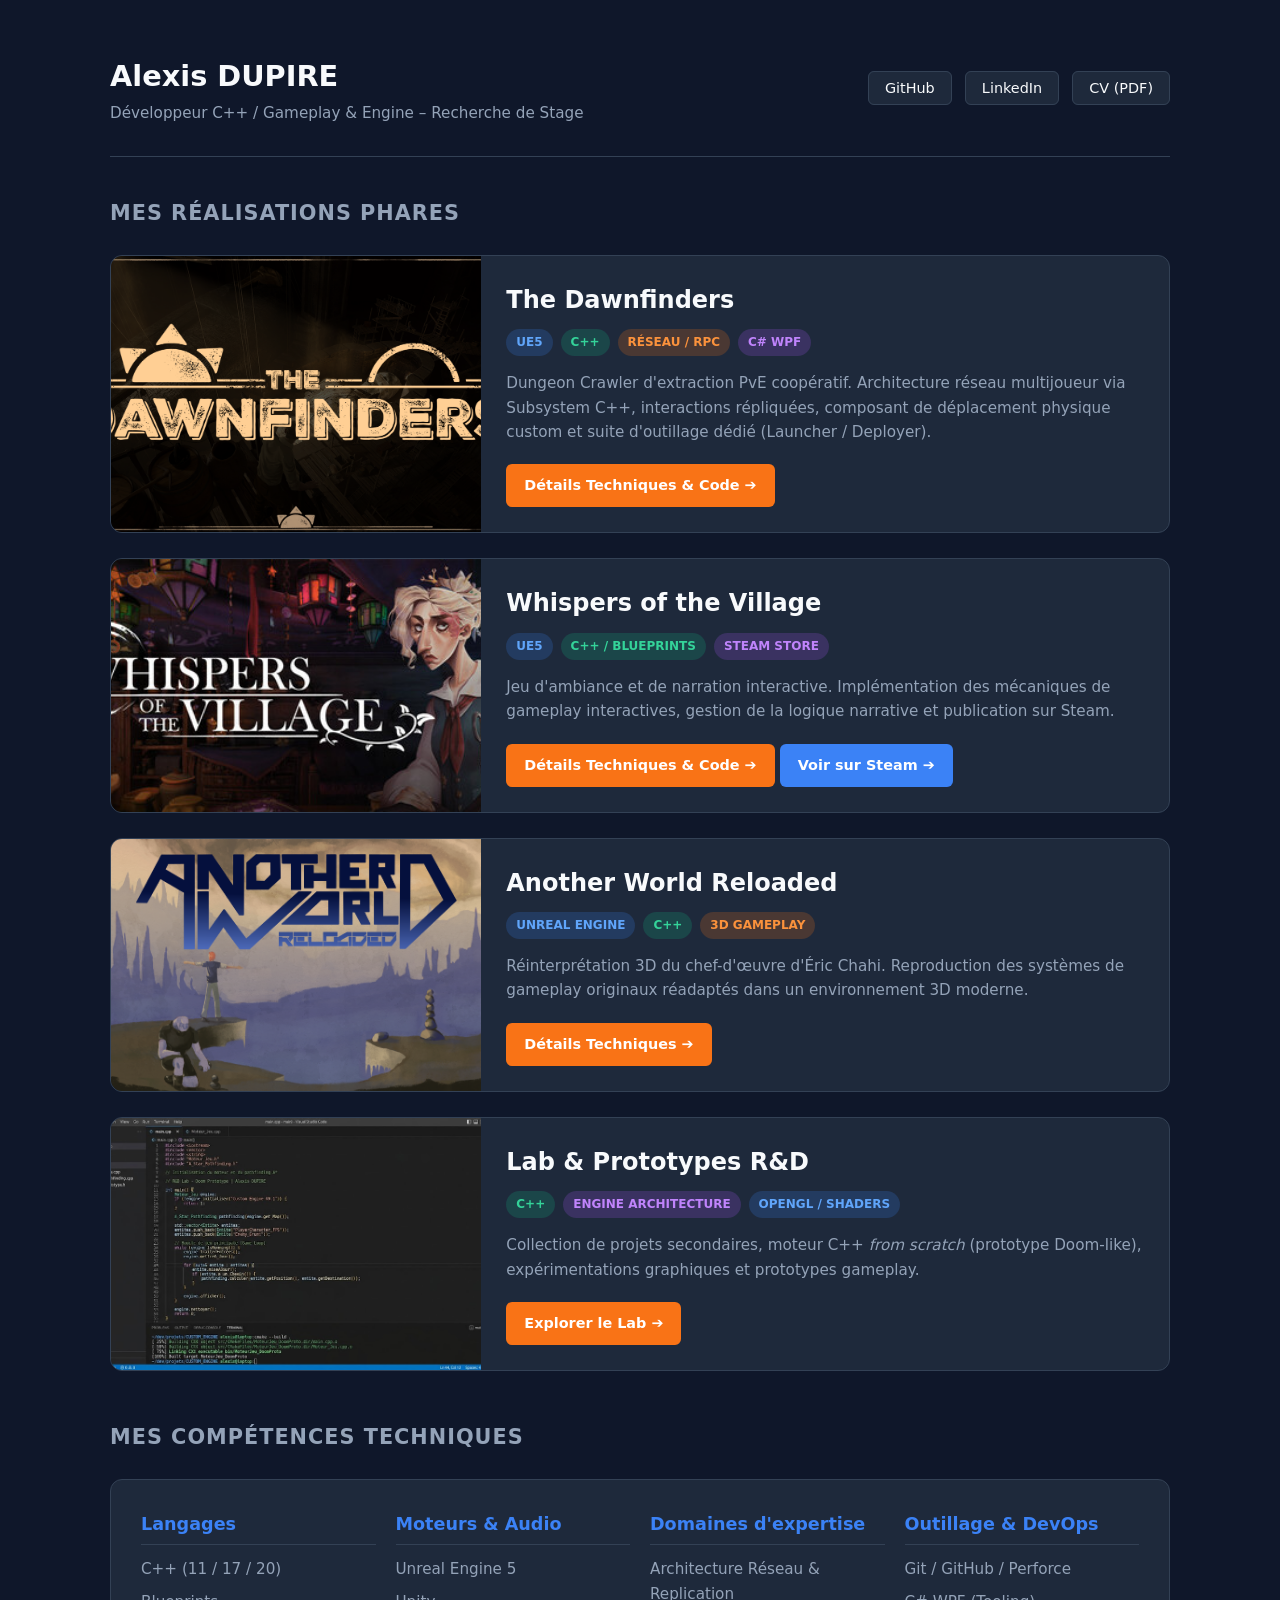
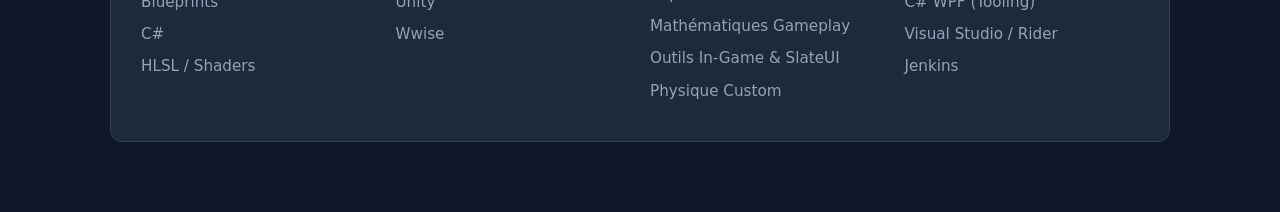
<file: index.html>
<!DOCTYPE html>
<html lang="fr">
<head>
    <meta charset="UTF-8">
    <meta name="viewport" content="width=device-width, initial-scale=1.0">
    <title>Alexis Dupire | Développeur C++ & Gameplay</title>
    <link rel="stylesheet" href="style.css">
</head>
<body>

<header>
    <div class="brand">
        <h1><a href="index.html">Alexis DUPIRE</a></h1>
        <p>Développeur C++ / Gameplay & Engine – Recherche de Stage</p>
    </div>
    <nav class="nav-links">
        <a href="https://github.com/Illerhan" target="_blank">GitHub</a>
        <a href="https://www.linkedin.com/in/alexisdupire/" target="_blank">LinkedIn</a>
        <a href="assets/CV_DUPIREAlexis.pdf" target="_blank">CV (PDF)</a>
    </nav>
</header>

<main>
    <h2 class="section-title">Mes Réalisations Phares</h2>
    <div class="projects-grid">

        <!-- PROJET 1 -->
        <article class="project-card">
            <img src="assets/dawnfinders-banner.png" alt="The Dawnfinders" class="project-img">
            <div class="project-content">
                <div>
                    <div class="project-header">
                        <h3>The Dawnfinders</h3>
                    </div>
                    <div class="tags">
                        <span class="tag tag-ue5">UE5</span>
                        <span class="tag tag-cpp">C++</span>
                        <span class="tag tag-network">Réseau / RPC</span>
                        <span class="tag tag-tools">C# WPF</span>
                    </div>
                    <p class="project-description">
                        Dungeon Crawler d'extraction PvE coopératif. Architecture réseau multijoueur via Subsystem C++, interactions répliquées, composant de déplacement physique custom et suite d'outillage dédié (Launcher / Deployer).
                    </p>
                </div>
                <a href="dawnfinders.html" class="btn-cta">Détails Techniques & Code ➔</a>
            </div>
        </article>

        <!-- PROJET 2 -->
        <article class="project-card">
            <img src="assets/whispers-banner.jpg" alt="Whispers of the Village" class="project-img">
            <div class="project-content">
                <div>
                    <div class="project-header">
                        <h3>Whispers of the Village</h3>
                    </div>
                    <div class="tags">
                        <span class="tag tag-ue5">UE5</span>
                        <span class="tag tag-cpp">C++ / Blueprints</span>
                        <span class="tag tag-tools">Steam Store</span>
                    </div>
                    <p class="project-description">
                        Jeu d'ambiance et de narration interactive. Implémentation des mécaniques de gameplay interactives, gestion de la logique narrative et publication sur Steam.
                    </p>
                </div>
                <div>
                <span>
                    <a href="whispers.html" class="btn-cta">Détails Techniques & Code ➔</a>
                </span>
                <span>
                    <a href="https://store.steampowered.com/app/1938770/Whispers_of_the_village/" target="_blank" class="btn-cta" style="background-color: var(--accent-blue);">Voir sur Steam ➔</a>
                </span>
                </div>
            </div>
        </article>

        <!-- PROJET 3 -->
        <article class="project-card">
            <img src="assets/anotherworld-banner.png" alt="Another World Reloaded" class="project-img">
            <div class="project-content">
                <div>
                    <div class="project-header">
                        <h3>Another World Reloaded</h3>
                    </div>
                    <div class="tags">
                        <span class="tag tag-ue5">Unreal Engine</span>
                        <span class="tag tag-cpp">C++</span>
                        <span class="tag tag-network">3D Gameplay</span>
                    </div>
                    <p class="project-description">
                        Réinterprétation 3D du chef-d'œuvre d'Éric Chahi. Reproduction des systèmes de gameplay originaux réadaptés dans un environnement 3D moderne.
                    </p>
                </div>
                <a href="anotherworld.html" class="btn-cta">Détails Techniques ➔</a>
            </div>
        </article>

        <!-- CARTE LAB & PROTOTYPES -->
        <article class="project-card">
            <img src="assets/ide.jpg" alt="Lab & Prototypes R&D" class="project-img">
            <div class="project-content">
                <div>
                    <div class="project-header">
                        <h3>Lab & Prototypes R&D</h3>
                    </div>
                    <div class="tags">
                        <span class="tag tag-cpp">C++</span>
                        <span class="tag tag-tools">Engine Architecture</span>
                        <span class="tag tag-ue5">OpenGL / Shaders</span>
                    </div>
                    <p class="project-description">
                        Collection de projets secondaires, moteur C++ <em>from scratch</em> (prototype Doom-like), expérimentations graphiques et prototypes gameplay.
                    </p>
                </div>
                <a href="lab.html" class="btn-cta">Explorer le Lab ➔</a>
            </div>
        </article>

    </div>

    <h2 class="section-title">Mes Compétences Techniques</h2>
    <section class="skills-container">
        <div class="skill-column">
            <h4>Langages</h4>
            <ul>
                <li>C++ (11 / 17 / 20)</li>
                <li>Blueprints</li>
                <li>C#</li>
                <li>HLSL / Shaders</li>
            </ul>
        </div>
        <div class="skill-column">
            <h4>Moteurs & Audio</h4>
            <ul>
                <li>Unreal Engine 5</li>
                <li>Unity</li>
                <li>Wwise</li>
            </ul>
        </div>
        <div class="skill-column">
            <h4>Domaines d'expertise</h4>
            <ul>
                <li>Architecture Réseau & Replication</li>
                <li>Mathématiques Gameplay</li>
                <li>Outils In-Game & SlateUI</li>
                <li>Physique Custom</li>
            </ul>
        </div>
        <div class="skill-column">
            <h4>Outillage & DevOps</h4>
            <ul>
                <li>Git / GitHub / Perforce</li>
                <li>C# WPF (Tooling)</li>
                <li>Visual Studio / Rider</li>
                <li>Jenkins</li>
            </ul>
        </div>
    </section>
</main>

<script src="script.js"></script>
</body>
</html>
</file>
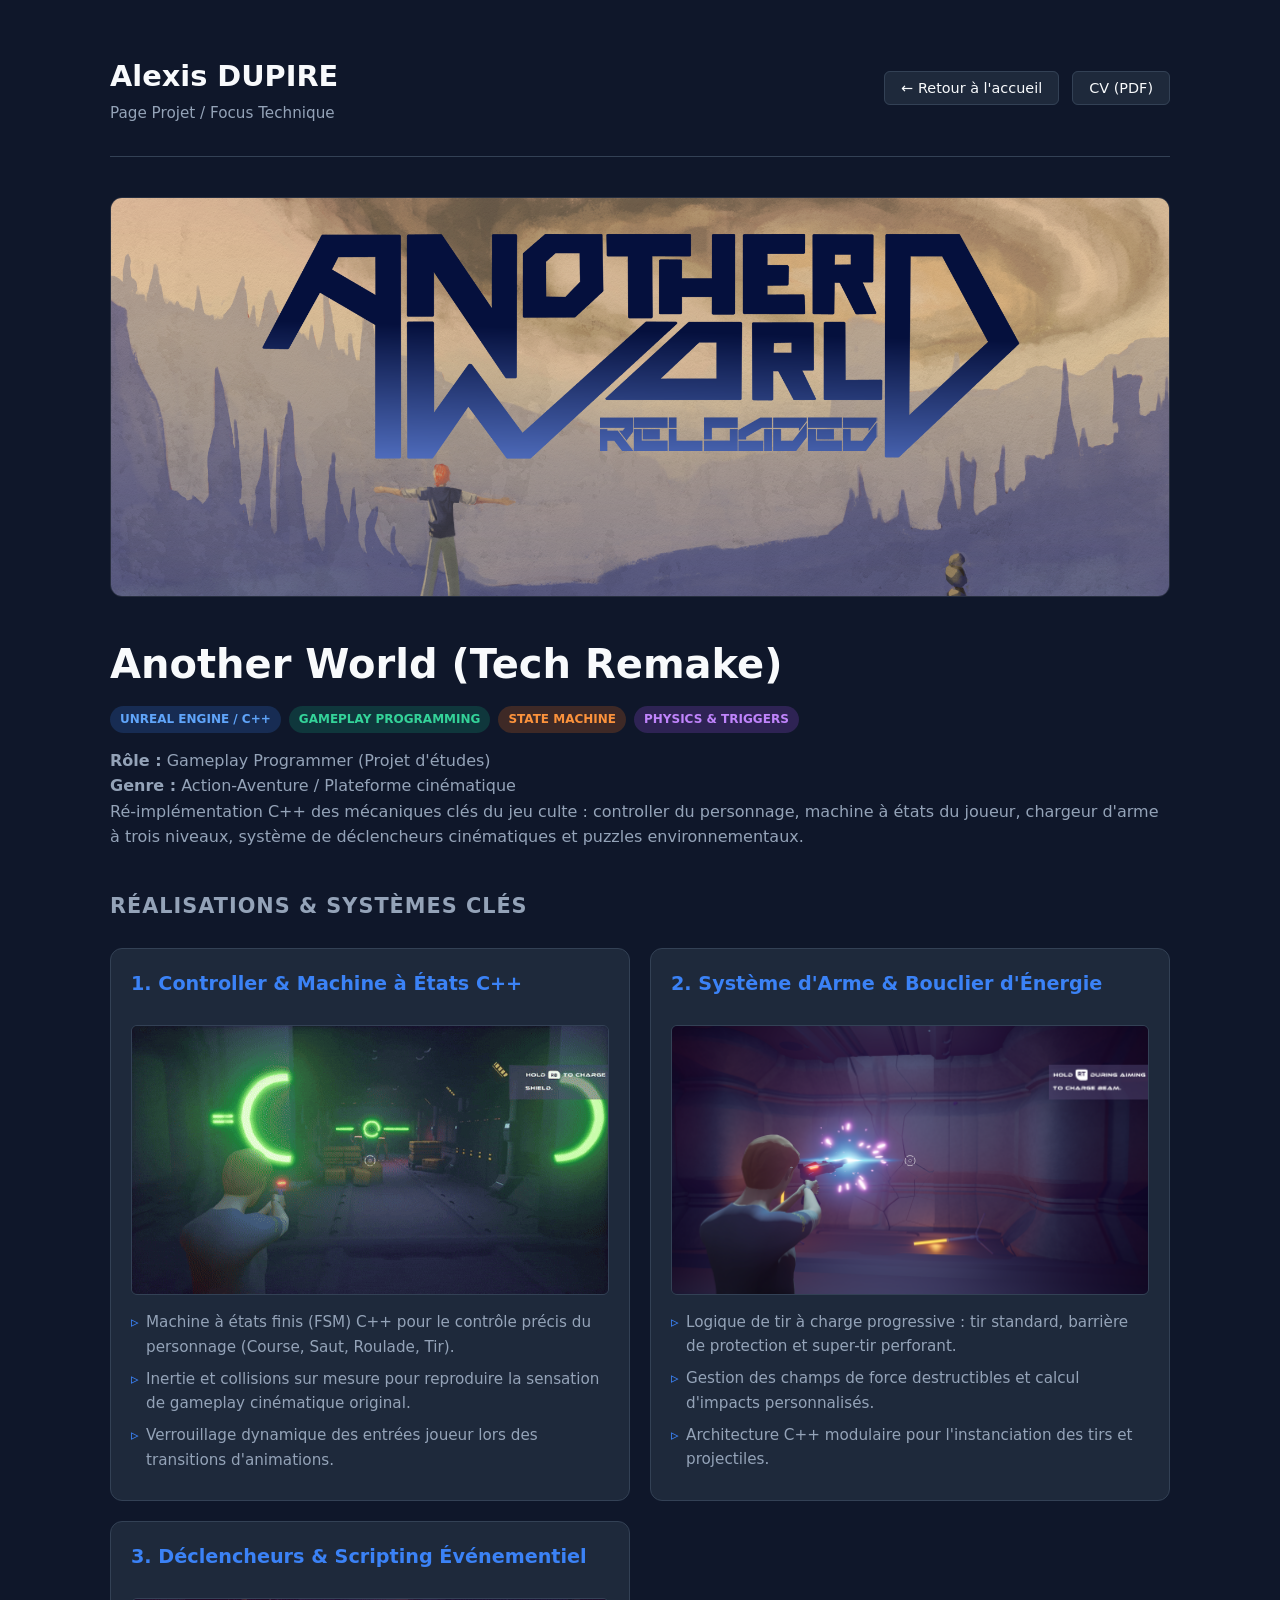
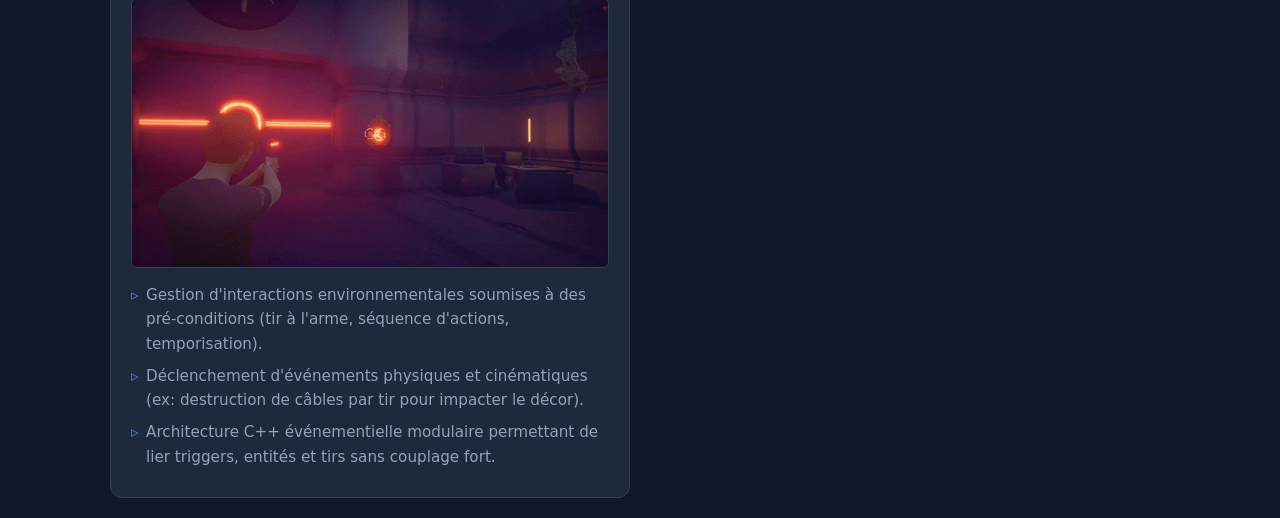
<file: anotherworld.html>
<!DOCTYPE html>
<html lang="fr">
<head>
    <meta charset="UTF-8">
    <meta name="viewport" content="width=device-width, initial-scale=1.0">
    <title>Another World | Détails Techniques</title>
    <link rel="stylesheet" href="style.css">
</head>
<body>

<header>
    <div class="brand">
        <h1><a href="index.html">Alexis DUPIRE</a></h1>
        <p>Page Projet / Focus Technique</p>
    </div>
    <nav class="nav-links">
        <a href="index.html">← Retour à l'accueil</a>
        <a href="assets/CV_DUPIREAlexis.pdf" target="_blank" download>CV (PDF)</a>
    </nav>
</header>

<main>

    <section class="banner-section" style="margin: 35px 0;">
        <div style="width: 100%; max-height: 400px; overflow: hidden; border-radius: 12px; border: 1px solid rgba(255, 255, 255, 0.1);">
            <img src="assets/anotherworld-banner.png" alt="Another World Remake Banner" style="width: 100%; height: 100%; object-fit: cover; display: block;">
        </div>
    </section>

    <section class="detail-hero">
        <h1>Another World (Tech Remake)</h1>
        <div class="tags">
            <span class="tag tag-ue5">Unreal Engine / C++</span>
            <span class="tag tag-cpp">Gameplay Programming</span>
            <span class="tag tag-network">State Machine</span>
            <span class="tag tag-tools">Physics & Triggers</span>
        </div>
        <p style="color: var(--text-muted); margin-top: 15px;">
            <strong>Rôle :</strong> Gameplay Programmer (Projet d'études)<br>
            <strong>Genre :</strong> Action-Aventure / Plateforme cinématique<br>
            Ré-implémentation C++ des mécaniques clés du jeu culte : controller du personnage, machine à états du joueur, chargeur d'arme à trois niveaux, système de déclencheurs cinématiques et puzzles environnementaux.
        </p>
    </section>

    <h2 class="section-title">Réalisations & Systèmes Clés</h2>

    <div class="tech-grid">

        <article class="tech-card">
            <h3>1. Controller & Machine à États C++</h3>
            <img src="assets/another-shot.gif" alt="Déplacement et Machine à États">
            <ul>
                <li>Machine à états finis (FSM) C++ pour le contrôle précis du personnage (Course, Saut, Roulade, Tir).</li>
                <li>Inertie et collisions sur mesure pour reproduire la sensation de gameplay cinématique original.</li>
                <li>Verrouillage dynamique des entrées joueur lors des transitions d'animations.</li>
            </ul>
        </article>

        <article class="tech-card">
            <h3>2. Système d'Arme & Bouclier d'Énergie</h3>
            <img src="assets/another-chargedshot.png" alt="Mécanique d'arme à charge">
            <ul>
                <li>Logique de tir à charge progressive : tir standard, barrière de protection et super-tir perforant.</li>
                <li>Gestion des champs de force destructibles et calcul d'impacts personnalisés.</li>
                <li>Architecture C++ modulaire pour l'instanciation des tirs et projectiles.</li>
            </ul>
        </article>

        <article class="tech-card">
            <h3>3. Déclencheurs & Scripting Événementiel</h3>
            <img src="assets/another-intearctshot.gif" alt="Triggers et Événements">
            <ul>
                <li>Gestion d'interactions environnementales soumises à des pré-conditions (tir à l'arme, séquence d'actions, temporisation).</li>
                <li>Déclenchement d'événements physiques et cinématiques (ex: destruction de câbles par tir pour impacter le décor).</li>
                <li>Architecture C++ événementielle modulaire permettant de lier triggers, entités et tirs sans couplage fort.</li>
            </ul>
        </article>

    </div>
</main>

<script src="script.js"></script>
</body>
</html>
</file>
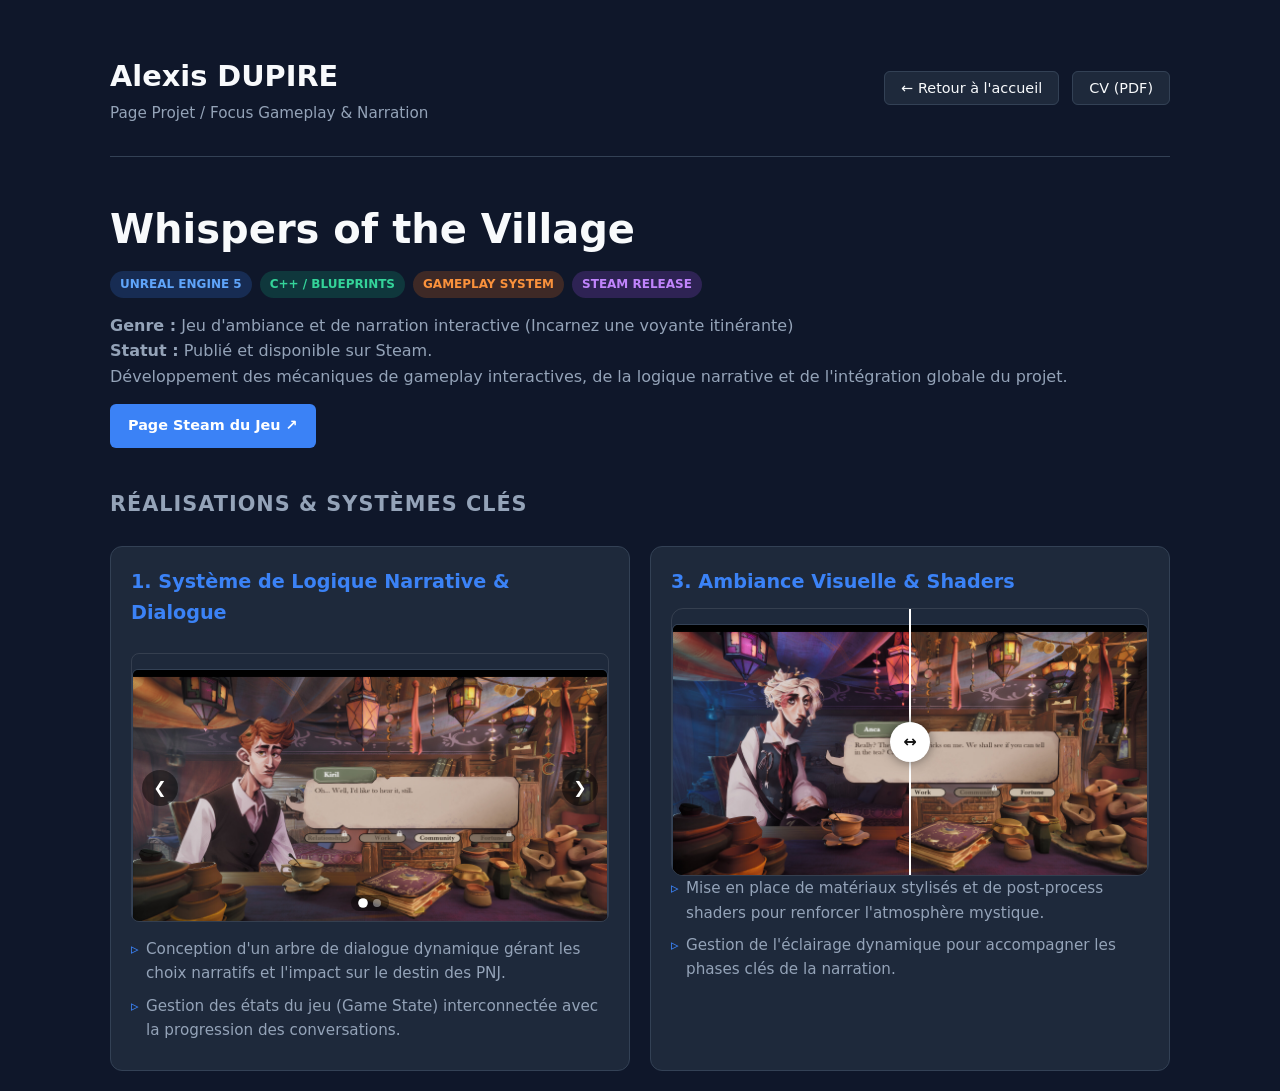
<file: whispers.html>
<!DOCTYPE html>
<html lang="fr">
<head>
    <meta charset="UTF-8">
    <meta name="viewport" content="width=device-width, initial-scale=1.0">
    <title>Whispers of the Village | Détails Techniques</title>
    <link rel="stylesheet" href="style.css">
</head>
<body>

<header>
    <div class="brand">
        <h1><a href="index.html">Alexis DUPIRE</a></h1>
        <p>Page Projet / Focus Gameplay & Narration</p>
    </div>
    <nav class="nav-links">
        <a href="index.html">← Retour à l'accueil</a>
        <a href="assets/CV_DUPIREAlexis.pdf" target="_blank">CV (PDF)</a>
    </nav>
</header>

<main>
    <section class="detail-hero">
        <h1>Whispers of the Village</h1>
        <div class="tags">
            <span class="tag tag-ue5">Unreal Engine 5</span>
            <span class="tag tag-cpp">C++ / Blueprints</span>
            <span class="tag tag-network">Gameplay System</span>
            <span class="tag tag-tools">Steam Release</span>
        </div>
        <p style="color: var(--text-muted); margin-top: 15px;">
            <strong>Genre :</strong> Jeu d'ambiance et de narration interactive (Incarnez une voyante itinérante)<br>
            <strong>Statut :</strong> Publié et disponible sur Steam.<br>
            Développement des mécaniques de gameplay interactives, de la logique narrative et de l'intégration globale du projet.
        </p>
        <a href="https://store.steampowered.com" target="_blank" class="btn-cta" style="margin-top: 15px; background-color: var(--accent-blue);">Page Steam du Jeu ↗</a>
    </section>

    <h2 class="section-title">Réalisations & Systèmes Clés</h2>

    <div class="tech-grid">

        <!-- BLOC 1 -->
        <article class="tech-card">
            <h3>1. Système de Logique Narrative & Dialogue</h3>

            <div class="carousel-container" data-interval="3500">
                <button class="carousel-arrow prev" aria-label="Image précédente">❮</button>
                <button class="carousel-arrow next" aria-label="Image suivante">❯</button>

                <div class="carousel-slides">
                    <img src="assets/whispers-choices.jpg" alt="Choix de dialogue 1" class="carousel-slide active">
                    <img src="assets/whisper-day.jpg" alt="Choix de dialogue 2" class="carousel-slide">
                </div>

                <!-- Puces de navigation visuelles -->
                <div class="carousel-dots">
                    <span class="dot active"></span>
                    <span class="dot"></span>
                </div>
            </div>
            <ul>
                <li>Conception d'un arbre de dialogue dynamique gérant les choix narratifs et l'impact sur le destin des PNJ.</li>
                <li>Gestion des états du jeu (Game State) interconnectée avec la progression des conversations.</li>
            </ul>
        </article>

        <!-- BLOC 2 -->
        <article class="tech-card">
            <h3>3. Ambiance Visuelle & Shaders</h3>
            <div class="image-slider" style="--position: 50%;">
                <div class="image-container">
                    <!-- Image du dessous (ex: Conséquence du choix / Nuit / État B) -->
                    <img src="assets/whisper-day.jpg" alt="Conséquence du choix" class="img-after">

                    <!-- Image du dessus (ex: Interface de choix / Jour / État A) -->
                    <img src="assets/whisper-night.jpg" alt="Système de dialogue" class="img-before">
                </div>

                <input type="range" min="0" max="100" value="50" class="slider-input" aria-label="Comparateur d'images">
                <div class="slider-line"></div>
                <div class="slider-handle">↔</div>
            </div>
            <ul>
                <li>Mise en place de matériaux stylisés et de post-process shaders pour renforcer l'atmosphère mystique.</li>
                <li>Gestion de l'éclairage dynamique pour accompagner les phases clés de la narration.</li>
            </ul>
        </article>

    </div>
</main>

<script src="script.js"></script>
</body>
</html>
</file>
<file: style.css>
/* --- VARIABLES DE COULEURS & DIGNES --- */
:root {
    --bg-color: #0f172a;        /* Anthracite sombre */
    --card-bg: #1e293b;         /* Cartes */
    --card-border: #334155;     /* Bordures */
    --text-main: #f8fafc;       /* Texte blanc */
    --text-muted: #94a3b8;      /* Texte secondaire */
    --accent-blue: #3b82f6;     /* Bleu accent */
    --accent-orange: #f97316;   /* Orange boutons */
    --accent-green: #10b981;    /* Vert accents */
    --code-bg: #020617;        /* Fond des blocs de code */
}

* {
    box-sizing: border-box;
    margin: 0;
    padding: 0;
    font-family: 'Segoe UI', system-ui, -apple-system, sans-serif;
}

body {
    background-color: var(--bg-color);
    color: var(--text-main);
    line-height: 1.6;
    padding: 20px;
    max-width: 1100px;
    margin: 0 auto;
}

/* --- EN-TÊTE / NAVIGATION --- */
header {
    display: flex;
    justify-content: space-between;
    align-items: center;
    padding: 30px 0;
    border-bottom: 1px solid var(--card-border);
    margin-bottom: 40px;
}

.brand h1 a {
    color: var(--text-main);
    text-decoration: none;
    font-size: 1.8rem;
    font-weight: 700;
}

.brand p {
    color: var(--text-muted);
    font-size: 0.95rem;
}

.nav-links a {
    color: var(--text-main);
    text-decoration: none;
    background: var(--card-bg);
    border: 1px solid var(--card-border);
    padding: 8px 16px;
    border-radius: 6px;
    font-size: 0.9rem;
    margin-left: 8px;
    transition: all 0.2s ease;
}

.nav-links a:hover {
    border-color: var(--accent-blue);
    color: var(--accent-blue);
}

/* --- TITRES --- */
h2.section-title {
    font-size: 1.3rem;
    text-transform: uppercase;
    letter-spacing: 1px;
    color: var(--text-muted);
    margin-bottom: 25px;
}

/* --- CARTES DE PROJET (PAGE D'ACCUEIL) --- */
.projects-grid {
    display: flex;
    flex-direction: column;
    gap: 25px;
    margin-bottom: 50px;
}

.project-card {
    background: var(--card-bg);
    border: 1px solid var(--card-border);
    border-radius: 12px;
    display: flex;
    overflow: hidden;
    transition: transform 0.2s ease, border-color 0.2s ease;
}

.project-card:hover {
    transform: translateY(-3px);
    border-color: var(--accent-blue);
}

.project-img {
    width: 35%;
    min-width: 280px;
    object-fit: cover;
    background-color: #000;
}

.project-content {
    padding: 25px;
    width: 65%;
    display: flex;
    flex-direction: column;
    justify-content: space-between;
}

.project-header h3 {
    font-size: 1.5rem;
    margin-bottom: 10px;
}

/* Badges / Tags */
.tags {
    display: flex;
    flex-wrap: wrap;
    gap: 8px;
    margin-bottom: 15px;
}

.tag {
    font-size: 0.75rem;
    font-weight: 600;
    padding: 4px 10px;
    border-radius: 20px;
    text-transform: uppercase;
}

.tag-ue5 { background: rgba(59, 130, 246, 0.2); color: #60a5fa; }
.tag-cpp { background: rgba(16, 185, 129, 0.2); color: #34d399; }
.tag-network { background: rgba(249, 115, 22, 0.2); color: #fb923c; }
.tag-tools { background: rgba(168, 85, 247, 0.2); color: #c084fc; }

.project-description {
    color: var(--text-muted);
    font-size: 0.95rem;
    margin-bottom: 20px;
}

.btn-cta {
    display: inline-block;
    align-self: flex-start;
    background-color: var(--accent-orange);
    color: #fff;
    padding: 10px 18px;
    border-radius: 6px;
    text-decoration: none;
    font-weight: 600;
    font-size: 0.9rem;
    transition: opacity 0.2s ease;
}

.btn-cta:hover {
    opacity: 0.9;
}

/* --- GRILLE DE DÉTAILS (PAGES PROJET) --- */
.detail-hero {
    margin-bottom: 40px;
}

.detail-hero h1 {
    font-size: 2.5rem;
    margin-bottom: 10px;
}

.tech-grid {
    display: grid;
    grid-template-columns: repeat(auto-fit, minmax(380px, 1fr));
    gap: 20px;
    margin-top: 20px;
}

.tech-card {
    background: var(--card-bg);
    border: 1px solid var(--card-border);
    border-radius: 12px;
    padding: 20px;
    display: flex;
    flex-direction: column;
}

.tech-card h3 {
    color: var(--accent-blue);
    font-size: 1.2rem;
    margin-bottom: 10px;
}

.tech-card img {
    width: 100%;
    border-radius: 6px;
    margin: 15px 0;
    border: 1px solid var(--card-border);
}

.tech-card ul {
    list-style: none;
    color: var(--text-muted);
    font-size: 0.95rem;
}

.tech-card ul li {
    margin-bottom: 8px;
    position: relative;
    padding-left: 15px;
}

.tech-card ul li::before {
    content: "▹";
    position: absolute;
    left: 0;
    color: var(--accent-blue);
}

/* --- SECTION COMPÉTENCES --- */
.skills-container {
    display: grid;
    grid-template-columns: repeat(auto-fit, minmax(200px, 1fr));
    gap: 20px;
    background: var(--card-bg);
    border: 1px solid var(--card-border);
    padding: 30px;
    border-radius: 12px;
    margin-bottom: 50px;
}

.skill-column h4 {
    color: var(--accent-blue);
    margin-bottom: 12px;
    font-size: 1.1rem;
    border-bottom: 1px solid var(--card-border);
    padding-bottom: 6px;
}

.skill-column ul {
    list-style: none;
}

.skill-column li {
    color: var(--text-muted);
    font-size: 0.95rem;
    margin-bottom: 8px;
}

/* --- RESPONSIVE --- */
@media (max-width: 768px) {
    header {
        flex-direction: column;
        align-items: flex-start;
        gap: 20px;
    }
    .project-card {
        flex-direction: column;
    }
    .project-img {
        width: 100%;
        height: 200px;
    }
    .project-content {
        width: 100%;
    }
}

.image-slider {
    position: relative;
    width: 100%;
    max-width: 800px;
    aspect-ratio: 16 / 9;
    overflow: hidden;
    border-radius: 12px;
    border: 1px solid rgba(255, 255, 255, 0.1);
}

.image-container img {
    position: absolute;
    top: 0;
    left: 0;
    width: 100%;
    height: 100%;
    object-fit: cover;
    user-select: none;
}

/* L'image de premier plan est découpée selon la position du slider */
.img-before {
    clip-path: polygon(0 0, var(--position) 0, var(--position) 100%, 0 100%);
}

/* Input transparent sur toute la zone pour capter le drag/clic */
.slider-input {
    position: absolute;
    top: 0;
    left: 0;
    width: 100%;
    height: 100%;
    opacity: 0;
    cursor: ew-resize;
    z-index: 10;
    margin: 0;
}

/* Ligne séparatrice verticale */
.slider-line {
    position: absolute;
    top: 0;
    bottom: 0;
    left: var(--position);
    width: 2px;
    background: #ffffff;
    transform: translateX(-50%);
    pointer-events: none;
    z-index: 5;
}

/* Bouton au centre de la barrette */
.slider-handle {
    position: absolute;
    top: 50%;
    left: var(--position);
    transform: translate(-50%, -50%);
    width: 40px;
    height: 40px;
    background-color: #ffffff;
    color: #111111;
    border-radius: 50%;
    display: flex;
    align-items: center;
    justify-content: center;
    font-weight: bold;
    box-shadow: 0 0 12px rgba(0, 0, 0, 0.5);
    pointer-events: none;
    z-index: 6;
}
/* --- CAROUSEL AUTOMATIQUE --- */
.carousel-container {
    position: relative;
    width: 100%;
    aspect-ratio: 16 / 9;
    margin: 15px 0;
    overflow: hidden;
    border-radius: 8px;
    border: 1px solid rgba(255, 255, 255, 0.1);
}

.carousel-slides {
    position: relative;
    width: 100%;
    height: 100%;
}

.carousel-slide {
    position: absolute;
    top: 0;
    left: 0;
    width: 100%;
    height: 100%;
    object-fit: cover;
    opacity: 0;
    transition: opacity 0.8s ease-in-out;
    z-index: 1;
}

.carousel-slide.active {
    opacity: 1;
    z-index: 2;
}

/* Puces de suivi au bas de l'image */
.carousel-dots {
    position: absolute;
    bottom: 10px;
    left: 50%;
    transform: translateX(-50%);
    display: flex;
    gap: 6px;
    z-index: 5;
    background: rgba(0, 0, 0, 0.4);
    padding: 4px 8px;
    border-radius: 12px;
}

.carousel-dots .dot {
    width: 8px;
    height: 8px;
    border-radius: 50%;
    background: rgba(255, 255, 255, 0.4);
    transition: background 0.3s ease, transform 0.3s ease;
}

.carousel-dots .dot.active {
    background: #ffffff;
    transform: scale(1.2);
}
/* --- BOUTONS FLÈCHES DU CARROUSEL --- */
.carousel-arrow {
    position: absolute;
    top: 50%;
    transform: translateY(-50%);
    background: rgba(0, 0, 0, 0.5);
    color: #ffffff;
    border: none;
    width: 36px;
    height: 36px;
    border-radius: 50%;
    font-size: 16px;
    cursor: pointer;
    z-index: 10;
    display: flex;
    align-items: center;
    justify-content: center;
    transition: background 0.3s ease, transform 0.2s ease;
    user-select: none;
}

.carousel-arrow:hover {
    background: rgba(0, 0, 0, 0.85);
    transform: translateY(-50%) scale(1.1);
}

.carousel-arrow.prev {
    left: 10px;
}

.carousel-arrow.next {
    right: 10px;
}
</file>
